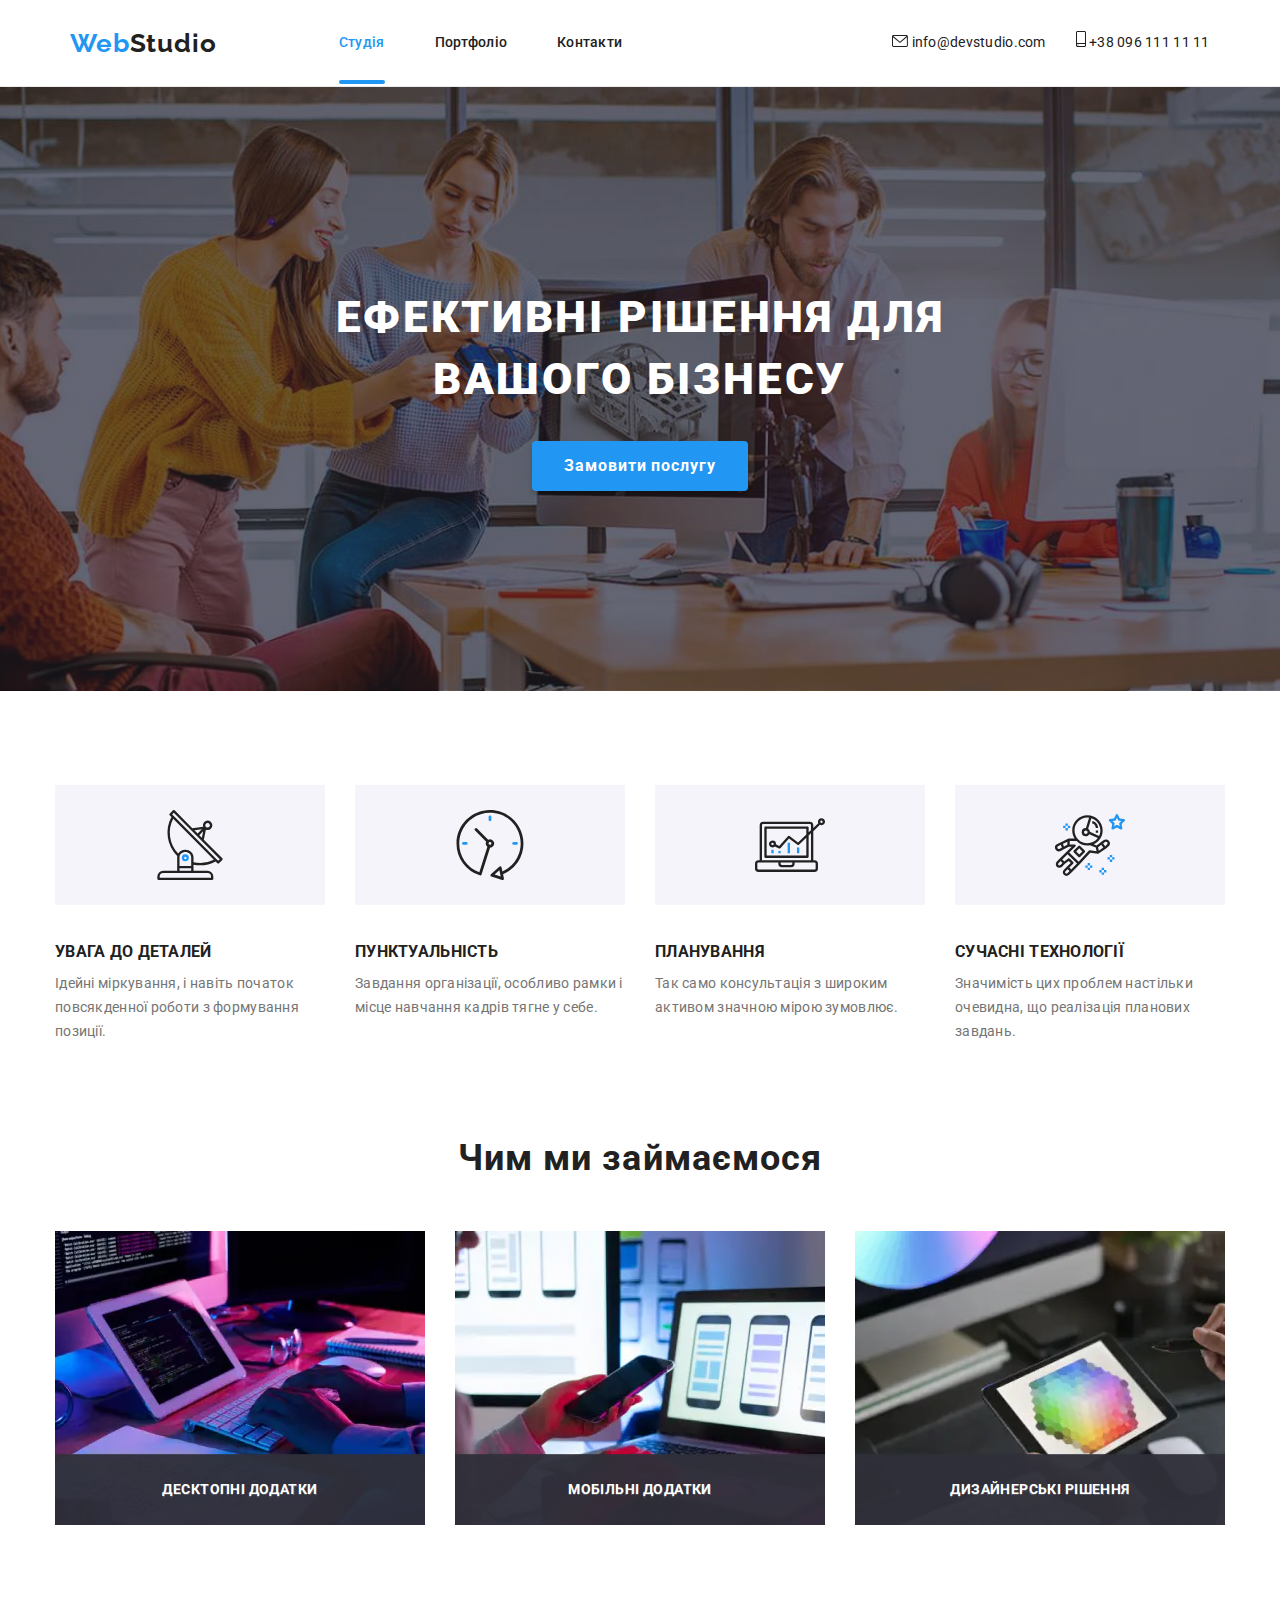
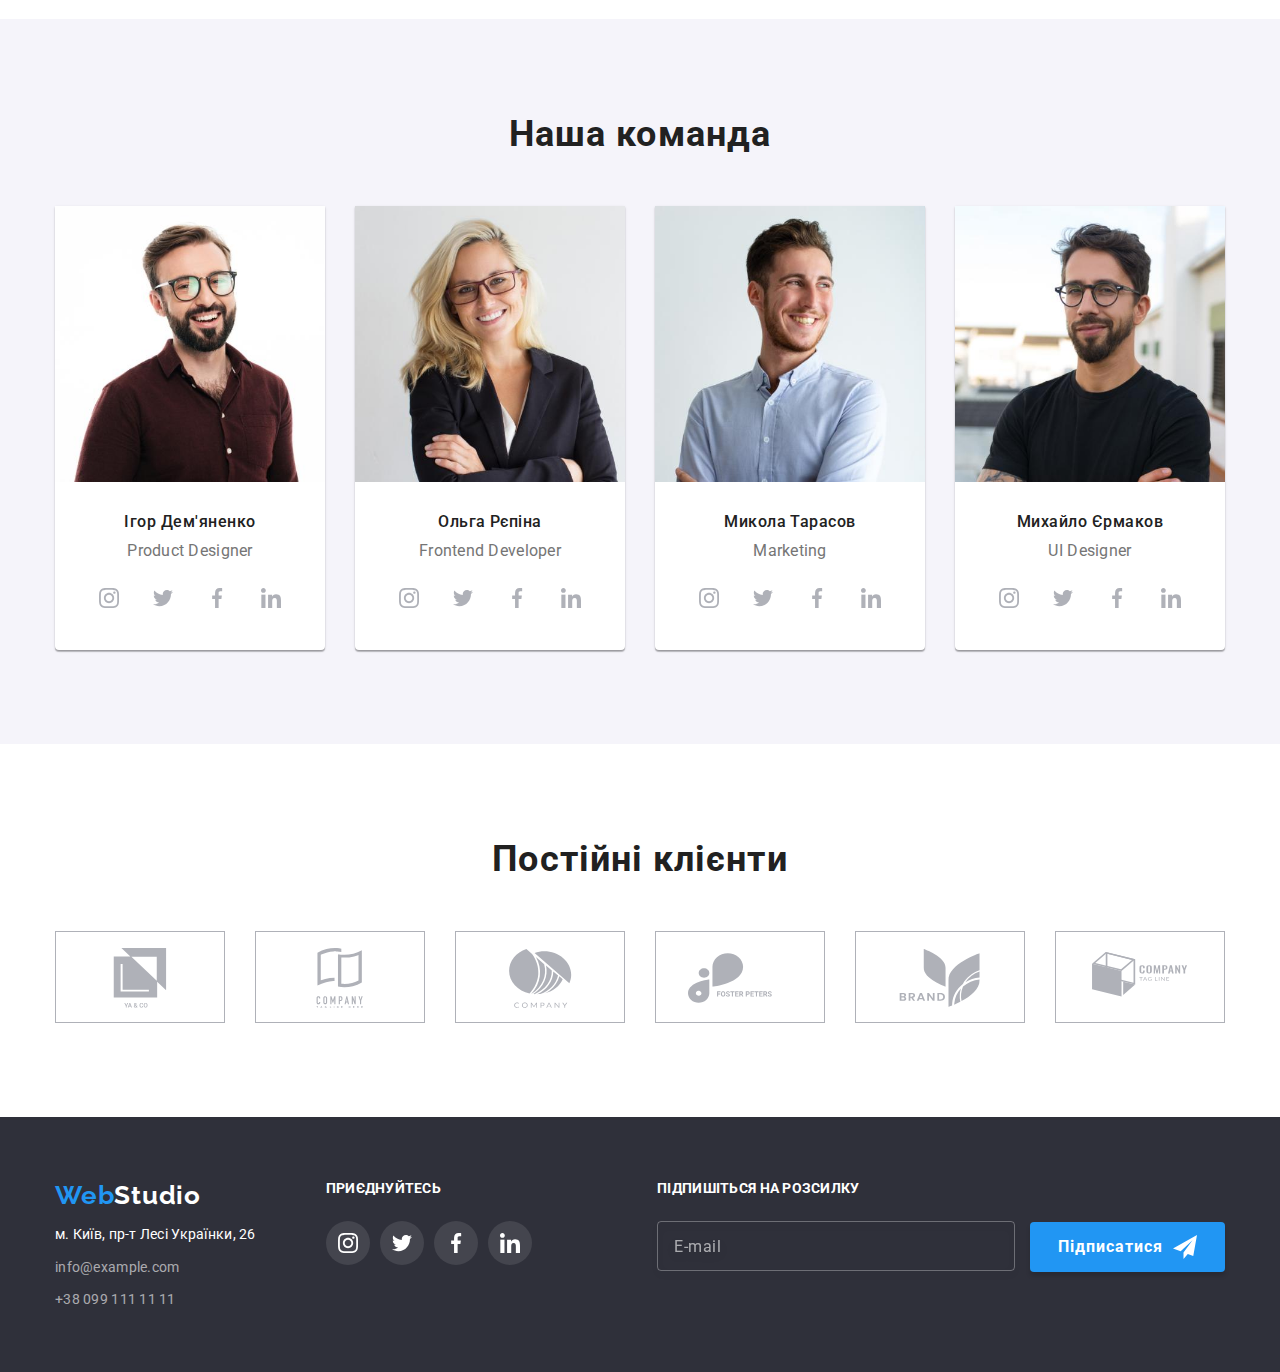
<file: index.html>
<!DOCTYPE html>
<html lang="uk">
  <head>
    <meta charset="UTF-8" />
    <meta http-equiv="X-UA-Compatible" content="IE=edge" />
    <meta name="viewport" content="width=device-width, initial-scale=1.0" />
    <title lang="en">WebStudio</title>
    <link rel="preconnect" href="https://fonts.googleapis.com" />
    <link rel="preconnect" href="https://fonts.gstatic.com" crossorigin />
    <link
      href="https://fonts.googleapis.com/css2?family=Raleway:wght@700&family=Roboto:wght@400;500;700;900&display=swap"
      rel="stylesheet"
    />
    <link rel="stylesheet" href="./css/main.min.css" />
  </head>
  <body>
    <!-- header -->
    <header class="header">
      <div class="container container--flex">
        <a href="./index.html" lang="en" class="logo"> <span class="logo--blue">Web</span>Studio</a>
        
        <div class="mobile-dropdown js-menu-container" id="mobile-dropdown">
          <nav class="header__nav">
            <ul class="pages">
              <li class="pages__list">
                <a href="index.html" class="header__link current">Студія</a>
              </li>
              <li class="pages__list">
                <a href="./portfolio.html" class="header__link">Портфоліо</a>
              </li>
              <li class="pages__list">
                <a href="" class="header__link">Контакти</a>
              </li>
            </ul>
          </nav>
          <ul class="contacts">
            <li class="contacts__list">
              <a href="mailto:info@devstudio.com" class="header__link--contacts">
                <svg class="contacts__icon--mail">
                  <use href="./images/SVGs/icons.svg#icon-mail"></use>
                </svg>
                info@devstudio.com</a
              >
            </li>
            <li class="contacts__list">
              <a href="tel:+380961111111" class="header__link--contacts">
                <svg class="contacts__icon--phone">
                  <use href="./images/SVGs/icons.svg#icon-phone"></use>
                </svg>
                +38 096 111 11 11</a
              >
            </li>
          </ul>
          <ul class="basic-socials">
            <li class="basic-socials__item"><a href="#" class="basic-socials__link" rel="noopener noreferrer">Instagram</a></li>
            <li class="basic-socials__item"><a href="#" class="basic-socials__link" rel="noopener noreferrer">Twitter</a></li>
            <li class="basic-socials__item"><a href="#" class="basic-socials__link" rel="noopener noreferrer">Facebook</a></li>
            <li class="basic-socials__item"><a href="#" class="basic-socials__link" rel="noopener noreferrer">LinkedIn</a></li>
          </ul>
        </div>
        <button type="button" class="button--dropdown-menu js-open-menu" aria-label="Перемикач мобільного меню" aria-expanded="false" aria-controls="mobile-dropdown">
          <svg width="40px" height="40px">
            <use class="icon-menu" href="./images/SVGs/icons.svg#icon-menu"></use>
            <use class="icon-close" href="./images/SVGs/icons.svg#icon-close"></use>
          </svg>
        </button>
      </div>
    </header>
    <main>
      <!--Hero-->
      <section class="hero">
        <div class="container">
          <h1 class="hero__title">Ефективні рішення для вашого бізнесу</h1>
          <button data-modal-open type="button" class="button">Замовити послугу</button>
        </div>
      </section>
      <!--Features -->
      <section class="section">
        <div class="container">
          <h2 class="visually-hidden">Особливості</h2>
          <ul class="features-list">
            <li class="features-items--antenna">
              <h3 class="features-title">Увага до деталей</h3>
              <p class="features-text">
                Ідейні міркування, і навіть початок повсякденної роботи з формування позиції.
              </p>
            </li>
            <li class="features-items--clock">
              <h3 class="features-title">Пунктуальність</h3>
              <p class="features-text">
                Завдання організації, особливо рамки і місце навчання кадрів тягне у себе.
              </p>
            </li>
            <li class="features-items--planning">
              <h3 class="features-title">Планування</h3>
              <p class="features-text">
                Так само консультація з широким активом значною мірою зумовлює.
              </p>
            </li>
            <li class="features-items--astronaut">
              <h3 class="features-title">Сучасні технології</h3>
              <p class="features-text">
                Значимість цих проблем настільки очевидна, що реалізація планових завдань.
              </p>
            </li>
          </ul>
        </div>
      </section>
      <!-- What we do-->
      <section class="section section--no-padding desktop-only">
        <div class="container">
          <h2 class="section-title">Чим ми займаємося</h2>
          <ul class="we-do-images">
            <li class="we-do-item">
              <picture>
                <source srcset="./images/Main/We_do/desktop.webp 1x, ./images/Main/We_do/desktop@2x.webp 2x" type="image/webp" />
                <source srcset="./images/Main/We_do/desktop.jpg 1x, ./images/Main/We_do/desktop@2x.jpg 2x" type="image/jpeg" />
                <img src="./images/Main/We_do/desktop.jpg" alt="друкує на клавіатурі" width="370" />
              </picture>
              <p class="we-do-text">Десктопні додатки</p>
            </li>
            <li class="we-do-item">
              <picture>
                <source srcset="./images/Main/We_do/mobile.webp 1x, ./images/Main/We_do/mobile@2x.webp 2x" type="image/webp" />
                <source srcset="./images/Main/We_do/mobile.jpg 1x, ./images/Main/We_do/mobile@2x.jpg 2x" type="image/jpeg" />
                <img src="./images/Main/We_do/mobile.jpg" alt="смартфон і ноутбук" width="370" />
              </picture>
              <p class="we-do-text">Мобільні додатки</p>
            </li>
            <li class="we-do-item">
            <picture>
              <source srcset="./images/Main/We_do/tablet.webp 1x, ./images/Main/We_do/tablet@2x.webp 2x" type="image/webp" />
              <source srcset="./images/Main/We_do/tablet.jpg 1x, ./images/Main/We_do/tablet@2x.jpg 2x" type="image/jpeg" />
              <img src="./images/Main/We_do/tablet.jpg" alt="планшет" width="370" />
            </picture>
              <p class="we-do-text">Дизайнерські рішення</p>
            </li>
          </ul>
        </div>
      </section>
      <!-- Our team-->
      <section class="section section--grey-background">
        <div class="container">
          <h2 class="section-title">Наша команда</h2>
          <ul class="team-list">
            <li class="team-member">
              <img srcset="./images/Main/Our.team/Igor.jpg 1x, ./images/Main/Our.team/Igor@2x.jpg 2x" src="./images/Main/Our.team/Igor.jpg" alt="Ігор" />
              <div class="team__wrap">
                <h3 class="team-title">Ігор Дем'яненко</h3>
                <p lang="en" class="team-description">Product Designer</p>
                <ul class="socials-collection">
                  <li class="socials-collection__item">
                    <a href="" class="socials-collection__link">
                      <svg class="socials-collection__icon">
                        <use href="./images/SVGs/icons.svg#icon-instagram"></use>
                      </svg>
                    </a>
                  </li>
                  <li class="socials-collection__item">
                    <a href="" class="socials-collection__link">
                      <svg class="socials-collection__icon">
                        <use href="./images/SVGs/icons.svg#icon-twitter"></use>
                      </svg>
                    </a>
                  </li>
                  <li class="socials-collection__item">
                    <a href="" class="socials-collection__link">
                      <svg class="socials-collection__icon">
                        <use href="./images/SVGs/icons.svg#icon-facebook"></use>
                      </svg>
                    </a>
                  </li>
                  <li class="socials-collection__item">
                    <a href="" class="socials-collection__link">
                      <svg class="socials-collection__icon">
                        <use href="./images/SVGs/icons.svg#icon-linkedin"></use>
                      </svg>
                    </a>
                  </li>
                </ul>
              </div>
            </li>
            <li class="team-member">
              <img srcset="./images/Main/Our.team/Olga.jpg 1x, ./images/Main/Our.team/Olga@2x.jpg 2x"src="./images/Main/Our.team/Olga.jpg" alt="Ольга" />
              <div class="team__wrap">
                <h3 class="team-title">Ольга Рєпіна</h3>
                <p lang="en" class="team-description">Frontend Developer</p>
                <ul class="socials-collection">
                  <li class="socials-collection__item">
                    <a href="" class="socials-collection__link">
                      <svg class="socials-collection__icon">
                        <use href="./images/SVGs/icons.svg#icon-instagram"></use>
                      </svg>
                    </a>
                  </li>
                  <li class="socials-collection__item">
                    <a href="" class="socials-collection__link">
                      <svg class="socials-collection__icon">
                        <use href="./images/SVGs/icons.svg#icon-twitter"></use>
                      </svg>
                    </a>
                  </li>
                  <li class="socials-collection__item">
                    <a href="" class="socials-collection__link">
                      <svg class="socials-collection__icon">
                        <use href="./images/SVGs/icons.svg#icon-facebook"></use>
                      </svg>
                    </a>
                  </li>
                  <li class="socials-collection__item">
                    <a href="" class="socials-collection__link">
                      <svg class="socials-collection__icon">
                        <use href="./images/SVGs/icons.svg#icon-linkedin"></use>
                      </svg>
                    </a>
                  </li>
                </ul>
              </div>
            </li>
            <li class="team-member">
              <img srcset="./images/Main/Our.team/Mykola.jpg 1x, ./images/Main/Our.team/Mykola@2x.jpg 2x" src="./images/Main/Our.team/Mykola.jpg" alt="Микола" />
              <div class="team__wrap">
                <h3 class="team-title">Микола Тарасов</h3>
                <p lang="en" class="team-description">Marketing</p>
                <ul class="socials-collection">
                  <li class="socials-collection__item">
                    <a href="" class="socials-collection__link">
                      <svg class="socials-collection__icon">
                        <use href="./images/SVGs/icons.svg#icon-instagram"></use>
                      </svg>
                    </a>
                  </li>
                  <li class="socials-collection__item">
                    <a href="" class="socials-collection__link">
                      <svg class="socials-collection__icon">
                        <use href="./images/SVGs/icons.svg#icon-twitter"></use>
                      </svg>
                    </a>
                  </li>
                  <li class="socials-collection__item">
                    <a href="" class="socials-collection__link">
                      <svg class="socials-collection__icon">
                        <use href="./images/SVGs/icons.svg#icon-facebook"></use>
                      </svg>
                    </a>
                  </li>
                  <li class="socials-collection__item">
                    <a href="" class="socials-collection__link">
                      <svg class="socials-collection__icon">
                        <use href="./images/SVGs/icons.svg#icon-linkedin"></use>
                      </svg>
                    </a>
                  </li>
                </ul>
              </div>
            </li>
            <li class="team-member">
              <img srcset="./images/Main/Our.team/Mykhailo.jpg 1x, ./images/Main/Our.team/Mykhailo@2x.jpg 2x" src="./images/Main/Our.team/Mykhailo.jpg" alt="Михайло" />
              <div class="team__wrap">
                <h3 class="team-title">Михайло Єрмаков</h3>
                <p lang="en" class="team-description">UI Designer</p>
                <ul class="socials-collection">
                  <li class="socials-collection__item">
                    <a href="" class="socials-collection__link">
                      <svg class="socials-collection__icon">
                        <use href="./images/SVGs/icons.svg#icon-instagram"></use>
                      </svg>
                    </a>
                  </li>
                  <li class="socials-collection__item">
                    <a href="" class="socials-collection__link">
                      <svg class="socials-collection__icon">
                        <use href="./images/SVGs/icons.svg#icon-twitter"></use>
                      </svg>
                    </a>
                  </li>
                  <li class="socials-collection__item">
                    <a href="" class="socials-collection__link">
                      <svg class="socials-collection__icon">
                        <use href="./images/SVGs/icons.svg#icon-facebook"></use>
                      </svg>
                    </a>
                  </li>
                  <li class="socials-collection__item">
                    <a href="" class="socials-collection__link">
                      <svg class="socials-collection__icon">
                        <use href="./images/SVGs/icons.svg#icon-linkedin"></use>
                      </svg>
                    </a>
                  </li>
                </ul>
              </div>
            </li>
          </ul>
        </div>
      </section>
      <!-- Clients -->
      <section class="section">
        <div class="container">
          <h2 class="section-title">Постійні клієнти</h2>
          <ul class="clients-list">
            <li class="clients-item">
              <a href="" class="clients-link">
                <svg class="client-icon">
                  <use href="./images/SVGs/icons.svg#icon-Company_1"></use></svg> 
              </a>
            </li>
            <li class="clients-item">
              <a href="" class="clients-link"
                ><svg class="client-icon">
                  <use href="./images/SVGs/icons.svg#icon-Company_2"></use></svg>
              </a>
            </li>
            <li class="clients-item">
              <a href="" class="clients-link"
                ><svg class="client-icon">
                  <use href="./images/SVGs/icons.svg#icon-Company_3"></use></svg>
              </a>
            </li>
            <li class="clients-item">
              <a href="" class="clients-link"
                ><svg class="client-icon">
                  <use href="./images/SVGs/icons.svg#icon-Company_4"></use></svg>
              </a>
            </li>
            <li class="clients-item">
              <a href="" class="clients-link"
                ><svg class="client-icon">
                  <use href="./images/SVGs/icons.svg#icon-Company_5"></use></svg>
              </a>
            </li>
            <li class="clients-item">
              <a href="" class="clients-link"
                ><svg class="client-icon">
                  <use href="./images/SVGs/icons.svg#icon-Company_6"></use></svg>
              </a>
            </li>
          </ul>
        </div>
      </section>
    </main>
    <!-- Footer -->
    <footer class="footer">
      <div class="container container--footer">
        <div class="footer__contacts">
          <a href="./index.html" lang="en" class="logo footer__link">
            <span class="logo--blue">Web</span>Studio</a
          >
          <address>
            <ul class="footer__list">
              <li class="footer__item">
                <a href="https://goo.gl/maps/aZ6BwW6bXq4KwpSX9" class="footer__link"
                  >м. Київ, пр-т Лесі Українки, 26</a
                >
              </li>
              <li class="footer__item">
                <a href="mailto:info@example.com" class="footer--rgba">info@example.com</a>
              </li>
              <li class="footer__item">
                <a href="tel:+380991111111" class="footer--rgba">+38 099 111 11 11</a>
              </li>
            </ul>
          </address>
        </div>
        <div class="footer__socials">
          <p class="footer__text">Приєднуйтесь</p>
          <ul class="socials-collection">
            <li class="socials-collection__item">
              <a href="" class="socials-collection__link">
                <svg class="socials-collection__icon">
                  <use href="./images/SVGs/icons.svg#icon-instagram"></use>
                </svg>
              </a>
            </li>
            <li class="socials-collection__item">
              <a href="" class="socials-collection__link">
                <svg class="socials-collection__icon">
                  <use href="./images/SVGs/icons.svg#icon-twitter"></use>
                </svg>
              </a>
            </li>
            <li class="socials-collection__item">
              <a href="" class="socials-collection__link">
                <svg class="socials-collection__icon">
                  <use href="./images/SVGs/icons.svg#icon-facebook"></use>
                </svg>
              </a>
            </li>
            <li class="socials-collection__item">
              <a href="" class="socials-collection__link">
                <svg class="socials-collection__icon">
                  <use href="./images/SVGs/icons.svg#icon-linkedin"></use>
                </svg>
              </a>
            </li>
          </ul>
        </div>
        <div class="subscribe">
          <p class="footer__text">Підпишіться на розсилку</p>
          <input type="email" name="footer-input" placeholder="E-mail" class="subscribe__input" />
          <button type="button" class="button--subscribe">
            Підписатися
            <svg class="subscribe__icon">
              <use href="./images/SVGs/icons.svg#icon-telegram-footer"></use>
            </svg>
          </button>
        </div>
      </div>
    </footer>

    <!-- Modal -->
    <div data-modal class="backdrop is-hidden">
      <div class="modal">
        <button type="button" class="modal-button" data-modal-close>
          <svg class="modal-close">
            <use href="./images/SVGs/icons.svg#icon-close-modal"></use>
          </svg>
        </button>
        <p class="modal-title">Залиште свої дані, ми вам передзвонимо</p>
        <form>
          <ul>
            <li class="modal-list-item">
              <label for="modal-name" class="modal-label">Ім'я</label>
              <svg class="modal-icon">
                <use href="./images/SVGs/icons.svg#icon-person-form"></use>
              </svg>
              <input
                type="text"
                name="modal-name"
                class="modal-input"
                id="modal-name"
                autocomplete="on"
                required
                autofocus
              />
            </li>
            <li class="modal-list-item">
              <label for="modal-phone" class="modal-label">Телефон</label>

              <svg class="modal-icon">
                <use href="./images/SVGs/icons.svg#icon-phone-form"></use>
              </svg>
              <input
                type="text"
                name="modal-phone"
                class="modal-input"
                id="modal-phone"
                autocomplete="on"
                required
                maxlength="12"
                pattern="[0-9]{12}"
                title="380xxxxxxxxx"
              />
            </li>
            <li class="modal-list-item">
              <label for="modal-mail" class="modal-label">Пошта</label>

              <svg class="modal-icon">
                <use href="./images/SVGs/icons.svg#icon-email-form"></use></svg><input
                type="text"
                name="modal-mail"
                class="modal-input"
                id="modal-mail"
                autocomplete="on"
                required
              />
            </li>
          </ul>

          <label for="modal-text-area" class="modal-label">Коментар</label>
          <textarea
            name="modal-text-area"
            id="modal-text-area"
            class="modal-text-area"
            placeholder="Введіть текст"
            autocomplete="off"
          ></textarea>

          <label for="agreement" class="modal-agreement"
            ><input
              type="checkbox"
              name="agreement"
              id="agreement"
              class="modal-checkbox visually-hidden"
              required
            />
            <svg class="check-mark">
              <use href="./images/SVGs/icons.svg#icon-checkmark"></use>
            </svg>Погоджуюся з розсилкою та приймаю &nbsp;<a href="#" class="license-link"
              >Умови договору</a> </label>
          <button class="button button--center">Відправити</button>
        </form>
      </div>
    </div>

    <script src="./js/modal.js"></script>
    <script src="./js/mobile-menu.js"></script>
  </body>
</html>
</file>
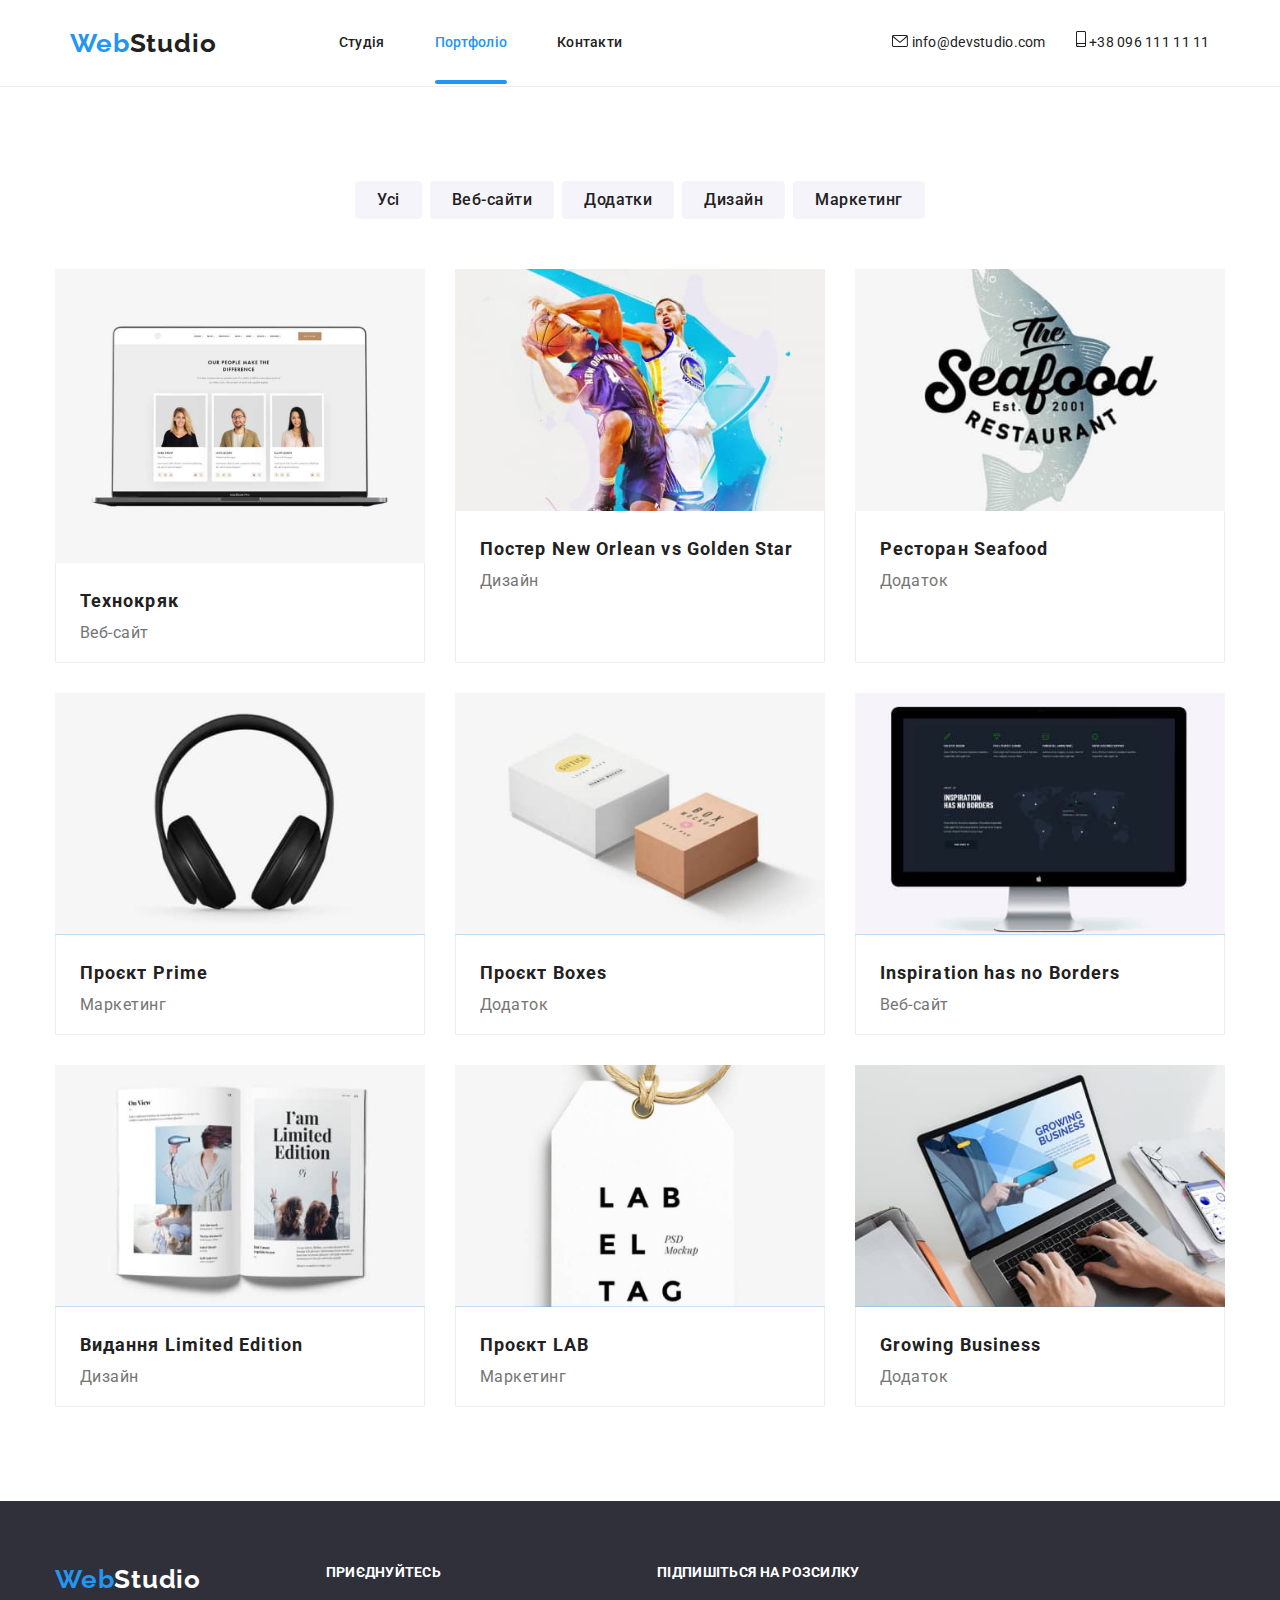
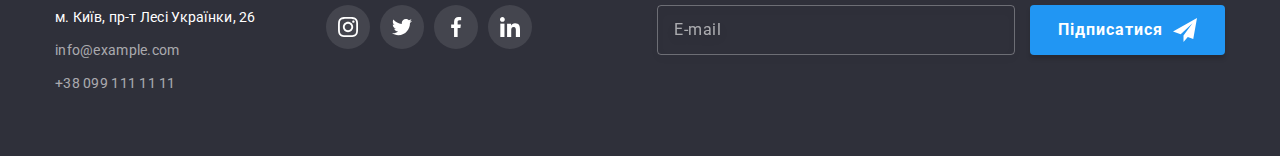
<file: portfolio.html>
<!DOCTYPE html>
<html lang="uk">
  <head>
    <meta charset="UTF-8" />
    <meta http-equiv="X-UA-Compatible" content="IE=edge" />
    <meta name="viewport" content="width=device-width, initial-scale=1.0" />
    <title>Портфоліо</title>
    <link rel="preconnect" href="https://fonts.googleapis.com" />
    <link rel="preconnect" href="https://fonts.gstatic.com" crossorigin />
    <link
      href="https://fonts.googleapis.com/css2?family=Raleway:wght@700&family=Roboto:wght@400;500;700;900&display=swap"
      rel="stylesheet"
    />
    <link rel="stylesheet" href="./css/portfolio.min.css">
  </head>
  <body>
    <!-- header -->
    <header class="header">
      <div class="container container--flex">
        <a href="./index.html" lang="en" class="logo"> <span class="logo--blue">Web</span>Studio</a>
        
        <div class="mobile-dropdown js-menu-container" id="mobile-dropdown">
          <nav class="header__nav">
            <ul class="pages">
              <li class="pages__list">
                <a href="index.html" class="header__link ">Студія</a>
              </li>
              <li class="pages__list">
                <a href="./portfolio.html" class="header__link current">Портфоліо</a>
              </li>
              <li class="pages__list">
                <a href="" class="header__link">Контакти</a>
              </li>
            </ul>
          </nav>
          <ul class="contacts">
            <li class="contacts__list">
              <a href="mailto:info@devstudio.com" class="header__link--contacts">
                <svg class="contacts__icon--mail">
                  <use href="./images/SVGs/icons.svg#icon-mail"></use>
                </svg>
                info@devstudio.com</a
              >
            </li>
            <li class="contacts__list">
              <a href="tel:+380961111111" class="header__link--contacts">
                <svg class="contacts__icon--phone">
                  <use href="./images/SVGs/icons.svg#icon-phone"></use>
                </svg>
                +38 096 111 11 11</a
              >
            </li>
          </ul>
          <ul class="basic-socials">
            <li class="basic-socials__item"><a href="#" class="basic-socials__link" rel="noopener noreferrer">Instagram</a></li>
            <li class="basic-socials__item"><a href="#" class="basic-socials__link" rel="noopener noreferrer">Twitter</a></li>
            <li class="basic-socials__item"><a href="#" class="basic-socials__link" rel="noopener noreferrer">Facebook</a></li>
            <li class="basic-socials__item"><a href="#" class="basic-socials__link" rel="noopener noreferrer">LinkedIn</a></li>
          </ul>
        </div>
        <button type="button" class="button--dropdown-menu js-open-menu" aria-label="Перемикач мобільного меню" aria-expanded="false" aria-controls="mobile-dropdown">
          <svg width="40px" height="40px">
            <use class="icon-menu" href="./images/SVGs/icons.svg#icon-menu"></use>
            <use class="icon-close" href="./images/SVGs/icons.svg#icon-close"></use>
          </svg>
        </button>
      </div>
    </header>
    <!-- main -->
    <main>
      <!-- Filter -->
      <section class="section">
        <div class="container">
        <h1 class="visually-hidden">Фільтр Портфоліо</h1>
        <ul class="portfolio">
          <li class="portfolio__list"><button type="button" class="button--portfolio">Усі</button></li>
          <li class="portfolio__list">
            <button type="button" class="button--portfolio">Веб-сайти</button>
          </li>
          <li class="portfolio__list">
            <button type="button" class="button--portfolio">Додатки</button>
          </li>
          <li class="portfolio__list">
            <button type="button" class="button--portfolio">Дизайн</button>
          </li>
          <li class="portfolio__list">
            <button type="button" class="button--portfolio">Маркетинг</button>
          </li>
        </ul>
        
          <!-- Examples  -->  
        <ul class="examples-list">
          <li class="examples-list__item">
            
            <a href="" class="examples-list__link"
              > 
              <div class="thumb"><img class="thumb__img"
                srcset="./images/Examples/Technocrack.jpg 1x, ./images/Examples/Techno-740@2x.jpg 2x"
                src="./images/Examples/Technocrack.jpg"
                alt="Ноутбук"
                width="370"
              />
              <p class="thumb__hover-text">Ресурс пропонує комплексні пропозиції з різним рівнем функціоналу та сервісів. Все це дозволить відвідувачу отримати вичерпні відомості про компанію чи приватну особу.</p>
              </div>
              <div class="thumb__wrap ">
                <h2 class="thumb__title">Технокряк</h2>
              <p class="thumb__description">Веб-сайт</p>
            </div>
            </a>
          
          </li>
          <li class="examples-list__item">
            <a href="" class="examples-list__link"
              ><div class="thumb"><img
                srcset="./images/Examples/Poster.jpg 1x, ./images/Examples/Poster-740@2x.jpg 2x"

                src="./images/Examples/Poster.jpg"
                alt="Постер"
                width="370"
              />
              <p class="thumb__hover-text">Ресурс пропонує комплексні пропозиції з різним рівнем функціоналу та сервісів. Все це дозволить відвідувачу отримати вичерпні відомості про компанію чи приватну особу.</p>
              </div>
              <div class="thumb__wrap"><h2 lang="en" class="thumb__title">
                Постер New Orlean vs Golden Star
              </h2>
              <p class="thumb__description">Дизайн</p></div></a
            >
          </li>
          <li class="examples-list__item">
            <a href="" class="examples-list__link"
              ><div class="thumb"><img
                srcset="./images/Examples/Seafood.jpg 1x, ./images/Examples/Seafood-740@2x.jpg 2x"

                src="./images/Examples/Seafood.jpg"
                alt="Логотип ресторанa"
                width="370"
              />
              <p class="thumb__hover-text">Ресурс пропонує комплексні пропозиції з різним рівнем функціоналу та сервісів. Все це дозволить відвідувачу отримати вичерпні відомості про компанію чи приватну особу.</p>
              </div><div class="thumb__wrap"><h2 class="thumb__title">Ресторан Seafood</h2>
              <p class="thumb__description">Додаток</p></div></a>
          </li>
          <li class="examples-list__item">
            <a href="" class="examples-list__link"
              ><div class="thumb"><img
                srcset="./images/Examples/Prime.jpg 1x, ./images/Examples/Prime-740@2x.jpg 2x"

                src="./images/Examples/Prime.jpg"
                alt="Наушники"
                width="370"
              />
              <p class="thumb__hover-text">Ресурс пропонує комплексні пропозиції з різним рівнем функціоналу та сервісів. Все це дозволить відвідувачу отримати вичерпні відомості про компанію чи приватну особу.</p>
              </div><div class="thumb__wrap"><h2 class="thumb__title">Проєкт Prime</h2>
              <p class="thumb__description">Маркетинг</p></div></a>
          </li>
          <li class="examples-list__item">
            <a href="" class="examples-list__link"
              ><div class="thumb"><img
                srcset="./images/Examples/Boxes.jpg 1x, ./images/Examples/Boxes-740@2x.jpg 2x"

                src="./images/Examples/Boxes.jpg"
                alt="Коробки"
                width="370"
              />
              <p class="thumb__hover-text">Ресурс пропонує комплексні пропозиції з різним рівнем функціоналу та сервісів. Все це дозволить відвідувачу отримати вичерпні відомості про компанію чи приватну особу.</p>
              </div><div class="thumb__wrap"><h2 class="thumb__title">Проєкт Boxes</h2>
              <p class="thumb__description">Додаток</p>
            </div></a>
          </li>
          <li class="examples-list__item">
            <a href="" class="examples-list__link"
              ><div class="thumb"><img
                srcset="./images/Examples/Inspiration.jpg 1x, ./images/Examples/Inspiration-740@2x.jpg 2x"

                src="./images/Examples/Inspiration.jpg"
                alt="Монитор"
                width="370"
              />
              <p class="thumb__hover-text">Ресурс пропонує комплексні пропозиції з різним рівнем функціоналу та сервісів. Все це дозволить відвідувачу отримати вичерпні відомості про компанію чи приватну особу.</p>
              </div><div class="thumb__wrap"><h2 lang="en" class="thumb__title">
                Inspiration has no Borders
              </h2>
              <p class="thumb__description">Веб-сайт</p></div></a>
          </li>
          <li class="examples-list__item">
            <a href="" class="examples-list__link"
              ><div class="thumb"><img
                srcset="./images/Examples/Limited.jpg 1x, ./images/Examples/Limited-740@2x.jpg 2x"

                src="./images/Examples/Limited.jpg"
                alt="Журнал"
                width="370"
              />
              <p class="thumb__hover-text">Ресурс пропонує комплексні пропозиції з різним рівнем функціоналу та сервісів. Все це дозволить відвідувачу отримати вичерпні відомості про компанію чи приватну особу.</p>
              </div><div class="thumb__wrap"><h2 class="thumb__title">Видання Limited Edition</h2>
              <p class="thumb__description">Дизайн</p>
            </div></a>
          </li>
          <li class="examples-list__item">
            <a href="" class="examples-list__link"
              ><div class="thumb"><img 
                srcset="./images/Examples/Lab.jpg 1x, ./images/Examples/Lab-740@2x.jpg 2x"
                src="./images/Examples/Lab.jpg" alt="Лейбл" width="370" />
              <p class="thumb__hover-text">Ресурс пропонує комплексні пропозиції з різним рівнем функціоналу та сервісів. Все це дозволить відвідувачу отримати вичерпні відомості про компанію чи приватну особу.</p>
              </div><div class="thumb__wrap"><h2 class="thumb__title">Проєкт LAB</h2>
              <p class="thumb__description">Маркетинг</p></div></a>
          </li>
          <li class="examples-list__item">
            <a href="" class="examples-list__link"
              ><div class="thumb"><img
                srcset="./images/Examples/Business.jpg 1x, ./images/Examples/Business-740@2x.jpg 2x"

                src="./images/Examples/Business.jpg"
                alt="Работает за ноутбуком"
                width="370"
              />
              <p class="thumb__hover-text">Ресурс пропонує комплексні пропозиції з різним рівнем функціоналу та сервісів. Все це дозволить відвідувачу отримати вичерпні відомості про компанію чи приватну особу.</p>
              </div><div class="thumb__wrap"><h2 lang="en" class="thumb__title">Growing Business</h2>
              <p class="thumb__description">Додаток</p>
            </div></a>
          </li>
        </ul>
        </div>
      </section>
    </main>
    <!-- footer -->
    <footer class="footer">
      <div class="container container--flex">
        <div class="footer__contacts">
      <a href="./index.html" lang="en" class="logo footer__link">
        <span class="logo--blue">Web</span>Studio</a>
      <address>
        <ul class="footer__list">
          <li class="footer__item">
            <a href="https://goo.gl/maps/aZ6BwW6bXq4KwpSX9" class="footer__link">м. Київ, пр-т Лесі Українки, 26</a>
          </li>
          <li class="footer__item">
            <a href="mailto:info@example.com" class="footer--rgba"
              >info@example.com</a
            >
          </li>
          <li class="footer__item">
            <a href="tel:+380991111111" class="footer--rgba"
              >+38 099 111 11 11</a
            >
          </li>
        </ul>
      </address>
      </div>
      <div class="footer__socials">
      <p class="footer__text">Приєднуйтесь</p>
      <ul class="socials-collection">
            <li class="socials-collection__item">
              <a href="" class="socials-collection__link">
                <svg class="socials-collection__icon">
                  <use href="./images/SVGs/icons.svg#icon-instagram"></use>
                </svg>
              </a>
            </li>
            <li class="socials-collection__item">
              <a href="" class="socials-collection__link">
                <svg class="socials-collection__icon">
                  <use href="./images/SVGs/icons.svg#icon-twitter"></use>
                </svg>
              </a>
            </li>
            <li class="socials-collection__item">
              <a href="" class="socials-collection__link">
                <svg class="socials-collection__icon">
                  <use href="./images/SVGs/icons.svg#icon-facebook"></use>
                </svg>
              </a>
            </li>
            <li class="socials-collection__item">
              <a href="" class="socials-collection__link">
                <svg class="socials-collection__icon">
                  <use href="./images/SVGs/icons.svg#icon-linkedin"></use>
                </svg>
              </a>
            </li>
          </ul>
          </div>
           <div class="subscribe">
        <p class="footer__text">Підпишіться на розсилку</p>
        <input type="email" name="footer-input" placeholder="E-mail" class="subscribe__input">
        <button type="button" class="button--subscribe">Підписатися
          <svg class="subscribe__icon">
          <use href="./images/SVGs/icons.svg#icon-telegram-footer"></use>
        </svg></button>
      </div>
      </div>

    </footer>

    <script src="./js/mobile-menu.js"></script>
  </body>
</html>
</file>
<file: css/main.min.css>
/*! modern-normalize v1.1.0 | MIT License | https://github.com/sindresorhus/modern-normalize */*,::before,::after{box-sizing:border-box}html{-moz-tab-size:4;tab-size:4}html{line-height:1.15;-webkit-text-size-adjust:100%}body{margin:0}body{font-family:system-ui,-apple-system,"Segoe UI",Roboto,Helvetica,Arial,sans-serif,"Apple Color Emoji","Segoe UI Emoji"}hr{height:0;color:inherit}abbr[title]{text-decoration:underline dotted}b,strong{font-weight:bolder}code,kbd,samp,pre{font-family:ui-monospace,SFMono-Regular,Consolas,"Liberation Mono",Menlo,monospace;font-size:1em}small{font-size:80%}sub,sup{font-size:75%;line-height:0;position:relative;vertical-align:baseline}sub{bottom:-0.25em}sup{top:-0.5em}table{text-indent:0;border-color:inherit}button,input,optgroup,select,textarea{font-family:inherit;font-size:100%;line-height:1.15;margin:0}button,select{text-transform:none}button,[type=button],[type=reset],[type=submit]{-webkit-appearance:button}::-moz-focus-inner{border-style:none;padding:0}:-moz-focusring{outline:1px dotted ButtonText}:-moz-ui-invalid{box-shadow:none}legend{padding:0}progress{vertical-align:baseline}::-webkit-inner-spin-button,::-webkit-outer-spin-button{height:auto}[type=search]{-webkit-appearance:textfield;outline-offset:-2px}::-webkit-search-decoration{-webkit-appearance:none}::-webkit-file-upload-button{-webkit-appearance:button;font:inherit}summary{display:list-item}body{color:var(--main-text-color);font-family:"Roboto",sans-serif;font-size:14px;line-height:1.7;letter-spacing:.02em}ul{list-style-type:none;padding:0;margin:0}h1,h2,h3,h4,p{margin:0}a{text-decoration:none;font-style:normal;cursor:pointer}img{display:block;max-width:100%;height:auto}button{cursor:pointer}:root{--h-text-color: #212121;--main-text-color: #757575;--footer-text-color: #ffffff;--accent-text-color: #2196f3;--accent-rgba-color: rgba(33, 150, 243, 0.9);--main-button-focus: #188CE8;--icons-color: #afb1b8;--transition: 250ms cubic-bezier(0.4, 0, 0.2, 1)}.visually-hidden{position:absolute;width:1px;height:1px;margin:-1px;border:0;padding:0;white-space:nowrap;clip-path:inset(100%);clip:rect(0 0 0 0);overflow:hidden}.contacts__icon--phone,.contacts__icon--mail{fill:currentColor;font-weight:500}.desktop-only{display:none}@media screen and (min-width: 1200px){.desktop-only{display:block}}.container{padding:0 15px;margin:0 auto}@media screen and (min-width: 480px){.container{width:480px}}@media screen and (min-width: 768px){.container{width:768px}}@media screen and (min-width: 1200px){.container{width:1200px}}.container--flex{display:flex;flex-wrap:wrap;align-items:center;justify-content:space-around}.container--footer{display:flex}@media screen and (max-width: 767px){.container--footer{flex-direction:column}}@media screen and (min-width: 768px){.container--footer{flex-wrap:wrap;align-items:center;justify-content:space-around}}.section{padding:60px 0}@media screen and (min-width: 1200px){.section{padding-top:94px;padding-bottom:94px}}.section--no-padding{padding-top:0}.section--grey-background{background:#f5f4fa}.backdrop{position:fixed;top:0;left:0;width:100%;height:100%;background-color:rgba(0,0,0,.2);transition:opacity 300ms ease-in-out,visibility var(--transition),transform 300ms linear;padding:93px 15px 0;overflow-y:scroll}.backdrop.is-hidden{opacity:0;pointer-events:none;visibility:hidden;transform:scale(0.9)}.modal{background-color:var(--footer-text-color);box-shadow:0px 1px 3px rgba(0,0,0,.12),0px 1px 1px rgba(0,0,0,.14),0px 2px 1px rgba(0,0,0,.2);border-radius:4px;max-width:450px;margin-left:auto;margin-right:auto;padding:40px;position:relative}@media screen and (min-width: 768px){.modal{position:absolute;top:50%;left:50%;transform:translate(-50%, -50%);width:450px}}@media screen and (min-width: 1200px){.modal{min-width:528px;min-height:581px}}.modal-button{position:absolute;top:8px;right:8px;background-color:var(--footer-text-color);border:1px solid rgba(0,0,0,.1);border-radius:50%;padding:10px}.modal-close{width:11px;height:11px;display:block}.modal-close:hover,.modal-close:focus{fill:var(--accent-text-color)}.modal-title{font-size:20px;font-weight:700;line-height:1.15;letter-spacing:.03em;color:var(--h-text-color);margin-bottom:12px;text-align:center}.modal-label{font-size:12px;line-height:1.17;letter-spacing:.01em;margin-bottom:4px;display:block}.modal-list-item{position:relative;margin-bottom:10px}.modal-icon{width:18px;height:18px;position:absolute;top:29px;left:12px;fill:var(--h-text-color)}.modal-list-item:hover .modal-icon,.modal-list-itemt:focus .modal-icon{fill:var(--accent-text-color)}.modal-input{width:100%;height:40px;border:1px solid rgba(33,33,33,.2);border-radius:4px;padding:11px 12px 11px 42px;transition:border-color var(--transition),var(--transition)}.modal-input:hover,.modal-input:focus{border-color:var(--accent-text-color);outline:var(--accent-text-color)}.modal-text-area{resize:none;width:100%;height:120px;border:1px solid rgba(33,33,33,.2);border-radius:4px;padding:12px 16px;margin-bottom:20px;transition:border-color var(--transition),outline var(--transition)}.modal-text-area:hover,.modal-text-area:focus{border-color:var(--accent-text-color);outline:var(--accent-text-color)}.modal-text-area::placeholder{font-size:12px;line-height:1.17;letter-spacing:.01em;color:rgba(117,117,117,.5)}.modal-agreement{font-size:12px;line-height:1.17;display:flex;align-items:center;margin-bottom:30px;justify-content:center}@media screen and (min-width: 1200px){.modal-agreement{font-size:14px}}.check-mark{width:15px;height:15px;fill:var(--footer-text-color);border:2px solid var(--h-text-color);border-radius:2px;margin-right:8px}.modal-checkbox:checked+.check-mark{border:2px solid var(--accent-text-color);background-color:var(--accent-text-color)}.modal-checkbox:focus+.check-mark{outline:2px solid var(--accent-text-color)}.license-link{font-size:12px;line-height:1.17;text-decoration:underline;text-underline-offset:3px;color:var(--accent-text-color)}@media screen and (min-width: 1200px){.license-link{font-size:14px}}.logo{font-family:"Raleway",sans-serif;font-weight:700;font-size:24px;line-height:1.17;color:var(--h-text-color);letter-spacing:.03em}.logo--blue{color:var(--accent-text-color)}@media screen and (min-width: 768px){.logo{margin-right:87px}}@media screen and (min-width: 1200px){.logo{font-size:26px;line-height:1.4;margin-right:92px}}.button{font-weight:700;font-size:16px;line-height:1.88;letter-spacing:.06em;color:var(--footer-text-color);background-color:var(--accent-text-color);border:none;padding:10px 24px;border-radius:4px;box-shadow:0px 4px 4px rgba(0,0,0,.15);transition:background-color var(--transition)}@media screen and (min-width: 1200px){.button{padding-right:32px;padding-left:32px}}.button--center{margin-left:auto;margin-right:auto;display:block}.button:hover,.button:focus{background-color:var(--main-button-focus)}.button--portfolio{font-weight:500;font-size:16px;letter-spacing:.03em;line-height:1.6;color:var(--h-text-color);background-color:#f5f4fa;border:none;padding:6px 22px;border-radius:4px;transition:color var(--transition),background-color var(--transition),box-shadow var(--transition)}.button--portfolio:hover,.button--portfolio:focus{background-color:var(--accent-text-color);color:var(--footer-text-color);box-shadow:0px 3px 1px rgba(0,0,0,.1),0px 1px 2px rgba(0,0,0,.08),0px 2px 2px rgba(0,0,0,.12)}.button--subscribe{font-size:16px;font-weight:700;letter-spacing:.06em;color:var(--footer-text-color);background-color:var(--accent-text-color);box-shadow:0px 4px 4px rgba(0,0,0,.15);border-radius:4px;border:none;display:inline-flex;align-items:center;padding:13px 28px;transition:background-color var(--transition),color var(--transition)}@media screen and (max-width: 1199px){.button--subscribe{padding:10px 28px 10px 31px}}.button--subscribe:hover,.button--subscribe:focus{background-color:var(--footer-text-color);color:var(--accent-text-color)}.button--dropdown-menu{background:rgba(0,0,0,0);margin:0;padding:0;border:none;margin-left:auto;z-index:2;line-height:0}.mobile-dropdown.is-open~.button--dropdown-menu{position:fixed;top:10px;right:15px}@media screen and (min-width: 768px){.button--dropdown-menu{display:none}}.button--dropdown-menu:hover,.button--dropdown-menu:focus{fill:var(--accent-text-color)}.icon-close{display:none}.mobile-dropdown.is-open~.button--dropdown-menu .icon-close{display:block}.mobile-dropdown.is-open~.button--dropdown-menu .icon-menu{display:none}.section-title{font-weight:700;font-size:36px;line-height:1.2;color:var(--h-text-color);text-align:center;letter-spacing:.03em;margin-bottom:30px}@media screen and (min-width: 1200px){.section-title{margin-bottom:50px}}.socials-collection{display:flex;gap:10px;justify-content:center}.socials-collection__icon{fill:currentColor;height:20px;width:20px}.socials-collection__link{background-color:rgba(0,0,0,0);color:var(--icons-color);border-radius:50%;padding:12px;display:flex;align-items:center;transition:color var(--transition),background-color var(--transition)}.socials-collection__link:hover,.socials-collection__link:focus{color:var(--footer-text-color);background-color:var(--accent-text-color)}@media screen and (max-width: 1199px){.subscribe{display:flex;flex-direction:column;align-items:center;margin-left:auto;margin-right:auto;width:100%}}@media screen and (min-width: 1200px){.subscribe{align-self:start;margin-left:auto}}.subscribe__input{height:50px;width:100%;max-width:450px;border:1px solid rgba(255,255,255,.3);background-color:rgba(0,0,0,0);filter:drop-shadow(0px 4px 4px rgba(0, 0, 0, 0.15));border-radius:4px;padding:15px 16px;font-size:16px;line-height:1.25;letter-spacing:.03em;color:var(--footer-text-color);transition:border-color var(--transition)}@media screen and (max-width: 1199px){.subscribe__input{margin-bottom:20px}}@media screen and (min-width: 1200px){.subscribe__input{width:358px;margin-right:12px}}.subscribe__input::placeholder{font-size:16px;line-height:1.25;letter-spacing:.03em;color:rgba(255,255,255,.6)}.subscribe__input:hover,.subscribe__input:focus{border-color:var(--accent-text-color)}.subscribe__icon{width:24px;height:24px;margin-left:10px;fill:currentColor}@media screen and (max-width: 767px){.mobile-dropdown{display:none}.mobile-dropdown.is-open{position:fixed;top:0;left:0;z-index:1;display:flex;flex-direction:column;width:100%;height:100vh;padding:58px 40px 48px;background-color:#fff}}@media screen and (min-width: 768px){.mobile-dropdown{display:flex;align-items:center}}.basic-socials{display:flex}@media screen and (min-width: 768px){.basic-socials{display:none}}.basic-socials__item{position:relative}.basic-socials__item:not(:first-child){margin-left:20px}.basic-socials__item:not(:first-child)::after{content:"";position:absolute;left:-10px;width:2px;height:22px;background-color:rgba(33,33,33,.2);display:inline-block}.basic-socials__link{color:var(--accent-text-color);font-weight:500;font-size:18px;line-height:1.22;letter-spacing:.02em}.header{color:var(--h-text-color);padding-top:16px;padding-bottom:16px;border-bottom:1px solid #ececec}@media screen and (min-width: 768px){.header{padding:10px 0}}@media screen and (min-width: 1200px){.header{padding:25px}}.header__nav{flex:1 1 auto}@media screen and (min-width: 768px){.header__nav{margin-right:87px}}@media screen and (min-width: 1200px){.header__nav{margin-right:270px}}@media screen and (min-width: 768px){.pages{display:flex;align-items:center;gap:50px}}@media screen and (max-width: 767px){.pages__list:not(:last-child){margin-bottom:32px}}.header__link{font-size:40px;font-weight:500;letter-spacing:.02em;line-height:1.18;color:var(--h-text-color);transition:color var(--transition)}@media screen and (min-width: 768px){.header__link{position:relative;font-size:14px;line-height:1.14}}.header__link:hover,.header__link:focus{color:var(--accent-text-color)}.header__link--contacts{letter-spacing:.02em;color:inherit;transition:color var(--transition)}.header__link--contacts:hover,.header__link--contacts:focus{color:var(--accent-text-color)}@media screen and (min-width: 768px){.header__link--contacts{font-size:12px;line-height:1.17}}@media screen and (min-width: 1200px){.header__link--contacts{font-size:14px;line-height:1.14}}.current{color:var(--accent-text-color)}@media screen and (min-width: 768px){.current::after{content:"";width:100%;height:4px;background-color:var(--accent-text-color);position:absolute;bottom:-34px;left:0;border-radius:2px}}.contacts{display:flex}@media screen and (max-width: 767px){.contacts{margin-bottom:64px}}@media screen and (max-width: 1199px){.contacts{flex-direction:column}}@media screen and (min-width: 1200px){.contacts{align-items:center}}@media screen and (max-width: 767px){.contacts__list{letter-spacing:.02em}.contacts__list:nth-child(1){font-size:24px;line-height:1.17;color:var(--main-text-color);order:2}.contacts__list:nth-child(2){font-size:34px;line-height:1.18;margin-bottom:32px;color:var(--accent-text-color);order:1}}@media screen and (min-width: 768px)and (max-width: 1199px){.contacts__list:not(:last-child){margin-bottom:10px}}@media screen and (min-width: 1200px){.contacts__list:not(:last-child){margin-right:30px}}@media screen and (max-width: 767px){.contacts__icon--mail{display:none}}@media screen and (min-width: 768px){.contacts__icon--mail{width:14px;height:10px}}@media screen and (min-width: 1200px){.contacts__icon--mail{width:16px;height:12px}}@media screen and (max-width: 767px){.contacts__icon--phone{display:none}}@media screen and (min-width: 768px){.contacts__icon--phone{width:10px;height:14px}}@media screen and (min-width: 1200px){.contacts__icon--phone{width:10px;height:16px}}.hero{position:relative;text-align:center;background-color:#c4c4c4;padding:118px 0;background-image:linear-gradient(rgba(47, 48, 58, 0.4), rgba(47, 48, 58, 0.4)),url(../images/Main/Hero/Hero-480.jpg);max-width:1600px;margin:0 auto;background-repeat:no-repeat;background-size:cover;background-position:center}@media(min-device-pixel-ratio: 2),(-webkit-min-device-pixel-ratio: 2),(-o-min-device-pixel-ratio: 2/1),(min-resolution: 192dpi),(min-resolution: 2dppx){.hero{background-image:linear-gradient(rgba(47, 48, 58, 0.4), rgba(47, 48, 58, 0.4)),url(../images/Main/Hero/Hero-480@2x.jpg)}}@media screen and (min-width: 481px){.hero{background-image:linear-gradient(rgba(47, 48, 58, 0.4), rgba(47, 48, 58, 0.4)),url(../images/Main/Hero/Hero-768.jpg)}}@media screen and (min-width: 481px)and (min-device-pixel-ratio: 2),screen and (min-width: 481px)and (-webkit-min-device-pixel-ratio: 2),screen and (min-width: 481px)and (-o-min-device-pixel-ratio: 2/1),screen and (min-width: 481px)and (min-resolution: 192dpi),screen and (min-width: 481px)and (min-resolution: 2dppx){.hero{background-image:linear-gradient(rgba(47, 48, 58, 0.4), rgba(47, 48, 58, 0.4)),url(../images/Main/Hero/Hero-768@2x.jpg)}}@media screen and (min-width: 769px){.hero{background-image:linear-gradient(rgba(47, 48, 58, 0.4), rgba(47, 48, 58, 0.4)),url(../images/Main/Hero/Hero-1600.jpg)}}@media screen and (min-width: 769px)and (min-device-pixel-ratio: 2),screen and (min-width: 769px)and (-webkit-min-device-pixel-ratio: 2),screen and (min-width: 769px)and (-o-min-device-pixel-ratio: 2/1),screen and (min-width: 769px)and (min-resolution: 192dpi),screen and (min-width: 769px)and (min-resolution: 2dppx){.hero{background-image:linear-gradient(rgba(47, 48, 58, 0.4), rgba(47, 48, 58, 0.4)),url(../images/Main/Hero/Hero-1600@2x.jpg)}}@media screen and (min-width: 1201px){.hero{padding:200px 0}}.hero__title{font-weight:900;font-size:26px;line-height:1.6;text-align:center;text-transform:uppercase;color:var(--footer-text-color);margin:0 auto 30px;letter-spacing:.06em}@media screen and (min-width: 768px){.hero__title{width:360px}}@media screen and (min-width: 1200px){.hero__title{font-size:44px;line-height:1.4;width:660px}}@media screen and (min-width: 768px){.features-list{display:flex;flex-wrap:wrap;justify-content:center;gap:30px}}@media screen and (max-width: 767px){.features-items--antenna{max-width:450px;margin:0 auto}.features-items--antenna:not(:last-child){margin-bottom:30px}}.features-items--antenna::before{content:"";display:inline-block;width:100%;height:120px;background-color:#f5f4fa;background-repeat:no-repeat;background-position:center;margin-bottom:30px;background-image:url(../images/SVGs/Advantages/antenna.svg)}@media screen and (min-width: 768px){.features-items--antenna{width:calc(50% - 15px)}}@media screen and (min-width: 1200px){.features-items--antenna{width:270px}}@media screen and (max-width: 767px){.features-items--clock{max-width:450px;margin:0 auto}.features-items--clock:not(:last-child){margin-bottom:30px}}.features-items--clock::before{content:"";display:inline-block;width:100%;height:120px;background-color:#f5f4fa;background-repeat:no-repeat;background-position:center;margin-bottom:30px;background-image:url(../images/SVGs/Advantages/clock.svg)}@media screen and (min-width: 768px){.features-items--clock{width:calc(50% - 15px)}}@media screen and (min-width: 1200px){.features-items--clock{width:270px}}@media screen and (max-width: 767px){.features-items--planning{max-width:450px;margin:0 auto}.features-items--planning:not(:last-child){margin-bottom:30px}}.features-items--planning::before{content:"";display:inline-block;width:100%;height:120px;background-color:#f5f4fa;background-repeat:no-repeat;background-position:center;margin-bottom:30px;background-image:url(../images/SVGs/Advantages/planning.svg)}@media screen and (min-width: 768px){.features-items--planning{width:calc(50% - 15px)}}@media screen and (min-width: 1200px){.features-items--planning{width:270px}}@media screen and (max-width: 767px){.features-items--astronaut{max-width:450px;margin:0 auto}.features-items--astronaut:not(:last-child){margin-bottom:30px}}.features-items--astronaut::before{content:"";display:inline-block;width:100%;height:120px;background-color:#f5f4fa;background-repeat:no-repeat;background-position:center;margin-bottom:30px;background-image:url(../images/SVGs/Advantages/astronaut.svg)}@media screen and (min-width: 768px){.features-items--astronaut{width:calc(50% - 15px)}}@media screen and (min-width: 1200px){.features-items--astronaut{width:270px}}.features-title{font-weight:700;line-height:1.2;text-transform:uppercase;color:var(--h-text-color);margin-bottom:10px}.we-do-item{position:relative;text-align:center}.we-do-item::before{content:"";width:100%;height:24%;background-color:rgba(47,48,58,.8);display:inline-block;position:absolute;bottom:0;left:0}.we-do-images{display:flex;margin-top:50px;gap:30px}.we-do-text{text-transform:uppercase;font-weight:700;line-height:1.2;letter-spacing:.03em;color:var(--footer-text-color);position:absolute;bottom:0;left:50%;transform:translate(-50%, 0);padding:27px 0}@media screen and (min-width: 768px){.team-list{display:flex;flex-wrap:wrap;gap:30px}}.team-member{box-shadow:0px 1px 3px rgba(0,0,0,.12),0px 1px 1px rgba(0,0,0,.14),0px 2px 1px rgba(0,0,0,.2);border-radius:0px 0px 4px 4px;background-color:var(--footer-text-color);margin-left:auto;margin-right:auto;max-width:450px}@media screen and (max-width: 767px){.team-member:not(:last-child){margin-bottom:30px}}@media screen and (min-width: 768px){.team-member{width:354px}}@media screen and (min-width: 1200px){.team-member{width:270px}}.team__wrap{padding:30px 0 24px}@media screen and (min-width: 768px){.team__wrap{padding-bottom:30px}}.team-title{font-weight:500;font-size:16px;line-height:1.2;color:var(--h-text-color);text-align:center;letter-spacing:.03em;margin-bottom:10px}.team-description{font-size:16px;line-height:1.2;text-align:center;margin-bottom:16px}.clients-list{display:flex;flex-wrap:wrap;justify-content:center;gap:30px}.clients-item{height:92px}@media screen and (min-width: 480px){.clients-item{width:210px}}@media screen and (min-width: 768px){.clients-item{width:226px}}@media screen and (min-width: 1200px){.clients-item{width:170px}}.clients-link{color:var(--icons-color);border:1px solid var(--icons-color);padding:16px 52px;height:100%;display:flex;transition:color var(--transition),border-color var(--transition)}@media screen and (min-width: 768px){.clients-link{padding-left:60px;padding-right:60px}}@media screen and (min-width: 1200px){.clients-link{padding-left:32px;padding-right:32px}}.clients-link:hover,.clients-link:focus{color:var(--accent-text-color);border-color:var(--accent-text-color)}.client-icon{fill:currentColor;width:106px;height:60px}.footer{background-color:#2f303a;box-sizing:content-box;padding:60px 0}.footer__contacts{text-align:center;margin-bottom:60px}@media screen and (min-width: 1200px){.footer__contacts{margin-right:70px;margin-bottom:0;text-align:left}}.footer__link{color:var(--footer-text-color);margin-right:0;display:block;margin-bottom:9px}.footer__item{margin-bottom:9px}.footer__item:last-child{margin-bottom:0}.footer--rgba{color:rgba(255,255,255,.6)}.footer__text{text-transform:uppercase;color:var(--footer-text-color);font-weight:700;margin-bottom:20px}.footer__socials{text-align:center}@media screen and (max-width: 767px){.footer__socials{margin-bottom:60px}}@media screen and (min-width: 768px){.footer__socials{align-self:start}}@media screen and (min-width: 1200px){.footer__socials{text-align:left}}.footer__socials .socials-collection__link{background-color:rgba(255,255,255,.1)}.footer__socials .socials-collection__link:hover,.footer__socials .socials-collection__link:focus{background-color:var(--accent-text-color)}.footer__socials .socials-collection__icon{fill:var(--footer-text-color)}/*# sourceMappingURL=main.min.css.map */
</file>
<file: css/portfolio.min.css>
/*! modern-normalize v1.1.0 | MIT License | https://github.com/sindresorhus/modern-normalize */*,::before,::after{box-sizing:border-box}html{-moz-tab-size:4;tab-size:4}html{line-height:1.15;-webkit-text-size-adjust:100%}body{margin:0}body{font-family:system-ui,-apple-system,"Segoe UI",Roboto,Helvetica,Arial,sans-serif,"Apple Color Emoji","Segoe UI Emoji"}hr{height:0;color:inherit}abbr[title]{text-decoration:underline dotted}b,strong{font-weight:bolder}code,kbd,samp,pre{font-family:ui-monospace,SFMono-Regular,Consolas,"Liberation Mono",Menlo,monospace;font-size:1em}small{font-size:80%}sub,sup{font-size:75%;line-height:0;position:relative;vertical-align:baseline}sub{bottom:-0.25em}sup{top:-0.5em}table{text-indent:0;border-color:inherit}button,input,optgroup,select,textarea{font-family:inherit;font-size:100%;line-height:1.15;margin:0}button,select{text-transform:none}button,[type=button],[type=reset],[type=submit]{-webkit-appearance:button}::-moz-focus-inner{border-style:none;padding:0}:-moz-focusring{outline:1px dotted ButtonText}:-moz-ui-invalid{box-shadow:none}legend{padding:0}progress{vertical-align:baseline}::-webkit-inner-spin-button,::-webkit-outer-spin-button{height:auto}[type=search]{-webkit-appearance:textfield;outline-offset:-2px}::-webkit-search-decoration{-webkit-appearance:none}::-webkit-file-upload-button{-webkit-appearance:button;font:inherit}summary{display:list-item}body{color:var(--main-text-color);font-family:"Roboto",sans-serif;font-size:14px;line-height:1.7;letter-spacing:.02em}ul{list-style-type:none;padding:0;margin:0}h1,h2,h3,h4,p{margin:0}a{text-decoration:none;font-style:normal;cursor:pointer}img{display:block;max-width:100%;height:auto}button{cursor:pointer}.container{padding:0 15px;margin:0 auto}@media screen and (min-width: 480px){.container{width:480px}}@media screen and (min-width: 768px){.container{width:768px}}@media screen and (min-width: 1200px){.container{width:1200px}}.container--flex{display:flex;flex-wrap:wrap;align-items:center;justify-content:space-around}.container--footer{display:flex}@media screen and (max-width: 767px){.container--footer{flex-direction:column}}@media screen and (min-width: 768px){.container--footer{flex-wrap:wrap;align-items:center;justify-content:space-around}}.section{padding:60px 0}@media screen and (min-width: 1200px){.section{padding-top:94px;padding-bottom:94px}}.section--no-padding{padding-top:0}.section--grey-background{background:#f5f4fa}:root{--h-text-color: #212121;--main-text-color: #757575;--footer-text-color: #ffffff;--accent-text-color: #2196f3;--accent-rgba-color: rgba(33, 150, 243, 0.9);--main-button-focus: #188CE8;--icons-color: #afb1b8;--transition: 250ms cubic-bezier(0.4, 0, 0.2, 1)}.visually-hidden{position:absolute;width:1px;height:1px;margin:-1px;border:0;padding:0;white-space:nowrap;clip-path:inset(100%);clip:rect(0 0 0 0);overflow:hidden}.contacts__icon--phone,.contacts__icon--mail{fill:currentColor;font-weight:500}.logo{font-family:"Raleway",sans-serif;font-weight:700;font-size:24px;line-height:1.17;color:var(--h-text-color);letter-spacing:.03em}.logo--blue{color:var(--accent-text-color)}@media screen and (min-width: 768px){.logo{margin-right:87px}}@media screen and (min-width: 1200px){.logo{font-size:26px;line-height:1.4;margin-right:92px}}.socials-collection{display:flex;gap:10px;justify-content:center}.socials-collection__icon{fill:currentColor;height:20px;width:20px}.socials-collection__link{background-color:rgba(0,0,0,0);color:var(--icons-color);border-radius:50%;padding:12px;display:flex;align-items:center;transition:color var(--transition),background-color var(--transition)}.socials-collection__link:hover,.socials-collection__link:focus{color:var(--footer-text-color);background-color:var(--accent-text-color)}.button{font-weight:700;font-size:16px;line-height:1.88;letter-spacing:.06em;color:var(--footer-text-color);background-color:var(--accent-text-color);border:none;padding:10px 24px;border-radius:4px;box-shadow:0px 4px 4px rgba(0,0,0,.15);transition:background-color var(--transition)}@media screen and (min-width: 1200px){.button{padding-right:32px;padding-left:32px}}.button--center{margin-left:auto;margin-right:auto;display:block}.button:hover,.button:focus{background-color:var(--main-button-focus)}.button--portfolio{font-weight:500;font-size:16px;letter-spacing:.03em;line-height:1.6;color:var(--h-text-color);background-color:#f5f4fa;border:none;padding:6px 22px;border-radius:4px;transition:color var(--transition),background-color var(--transition),box-shadow var(--transition)}.button--portfolio:hover,.button--portfolio:focus{background-color:var(--accent-text-color);color:var(--footer-text-color);box-shadow:0px 3px 1px rgba(0,0,0,.1),0px 1px 2px rgba(0,0,0,.08),0px 2px 2px rgba(0,0,0,.12)}.button--subscribe{font-size:16px;font-weight:700;letter-spacing:.06em;color:var(--footer-text-color);background-color:var(--accent-text-color);box-shadow:0px 4px 4px rgba(0,0,0,.15);border-radius:4px;border:none;display:inline-flex;align-items:center;padding:13px 28px;transition:background-color var(--transition),color var(--transition)}@media screen and (max-width: 1199px){.button--subscribe{padding:10px 28px 10px 31px}}.button--subscribe:hover,.button--subscribe:focus{background-color:var(--footer-text-color);color:var(--accent-text-color)}.button--dropdown-menu{background:rgba(0,0,0,0);margin:0;padding:0;border:none;margin-left:auto;z-index:2;line-height:0}.mobile-dropdown.is-open~.button--dropdown-menu{position:fixed;top:10px;right:15px}@media screen and (min-width: 768px){.button--dropdown-menu{display:none}}.button--dropdown-menu:hover,.button--dropdown-menu:focus{fill:var(--accent-text-color)}.icon-close{display:none}.mobile-dropdown.is-open~.button--dropdown-menu .icon-close{display:block}.mobile-dropdown.is-open~.button--dropdown-menu .icon-menu{display:none}@media screen and (max-width: 1199px){.subscribe{display:flex;flex-direction:column;align-items:center;margin-left:auto;margin-right:auto;width:100%}}@media screen and (min-width: 1200px){.subscribe{align-self:start;margin-left:auto}}.subscribe__input{height:50px;width:100%;max-width:450px;border:1px solid rgba(255,255,255,.3);background-color:rgba(0,0,0,0);filter:drop-shadow(0px 4px 4px rgba(0, 0, 0, 0.15));border-radius:4px;padding:15px 16px;font-size:16px;line-height:1.25;letter-spacing:.03em;color:var(--footer-text-color);transition:border-color var(--transition)}@media screen and (max-width: 1199px){.subscribe__input{margin-bottom:20px}}@media screen and (min-width: 1200px){.subscribe__input{width:358px;margin-right:12px}}.subscribe__input::placeholder{font-size:16px;line-height:1.25;letter-spacing:.03em;color:rgba(255,255,255,.6)}.subscribe__input:hover,.subscribe__input:focus{border-color:var(--accent-text-color)}.subscribe__icon{width:24px;height:24px;margin-left:10px;fill:currentColor}.portfolio{display:flex;flex-wrap:wrap}@media screen and (max-width: 767px){.portfolio{margin-bottom:40px;row-gap:15px;max-width:330px}}@media screen and (min-width: 768px){.portfolio{margin-bottom:30px;justify-content:center}}@media screen and (min-width: 1200px){.portfolio{margin-bottom:50px}}.portfolio__list:not(:last-child){margin-right:8px}.thumb{position:relative;overflow:hidden}@media screen and (min-width: 768px){.thumb{width:354px}}@media screen and (min-width: 1200px){.thumb{width:370px}}.thumb::before{content:"";width:100%;height:100%;background-color:var(--accent-rgba-color);position:absolute;top:0;left:0;transform:translateY(100%);transition:transform var(--transition)}.thumb__hover-text{position:absolute;top:0;left:0;width:100%;padding:77px 24px;font-size:18px;line-height:1.55;letter-spacing:.03em;color:var(--footer-text-color);transform:translateY(100%);transition:transform var(--transition)}@media screen and (min-width: 768px){.thumb__hover-text{padding-top:49px}}@media screen and (min-width: 768px){.thumb__hover-text{padding-top:63px;padding-bottom:63px}}.examples-list__link:hover .thumb__hover-text,.examples-list__link:focus .thumb__hover-text{transform:translateY(0)}.thumb__wrap{flex-grow:1;padding:20px 24px;border:1px solid #eee;border-top:0}@media screen and (min-width: 768px){.thumb__wrap{width:354px}}@media screen and (min-width: 1200px){.thumb__wrap{width:370px}}.thumb__title{font-weight:700;font-size:18px;line-height:2;letter-spacing:.06em;color:var(--h-text-color);margin-bottom:4px}.thumb__description{font-size:16px;letter-spacing:.03em;line-height:1.9;line-height:1.2;letter-spacing:.03em;color:var(--main-text-color)}@media screen and (max-width: 767px){.mobile-dropdown{display:none}.mobile-dropdown.is-open{position:fixed;top:0;left:0;z-index:1;display:flex;flex-direction:column;width:100%;height:100vh;padding:58px 40px 48px;background-color:#fff}}@media screen and (min-width: 768px){.mobile-dropdown{display:flex;align-items:center}}.basic-socials{display:flex}@media screen and (min-width: 768px){.basic-socials{display:none}}.basic-socials__item{position:relative}.basic-socials__item:not(:first-child){margin-left:20px}.basic-socials__item:not(:first-child)::after{content:"";position:absolute;left:-10px;width:2px;height:22px;background-color:rgba(33,33,33,.2);display:inline-block}.basic-socials__link{color:var(--accent-text-color);font-weight:500;font-size:18px;line-height:1.22;letter-spacing:.02em}.header{color:var(--h-text-color);padding-top:16px;padding-bottom:16px;border-bottom:1px solid #ececec}@media screen and (min-width: 768px){.header{padding:10px 0}}@media screen and (min-width: 1200px){.header{padding:25px}}.header__nav{flex:1 1 auto}@media screen and (min-width: 768px){.header__nav{margin-right:87px}}@media screen and (min-width: 1200px){.header__nav{margin-right:270px}}@media screen and (min-width: 768px){.pages{display:flex;align-items:center;gap:50px}}@media screen and (max-width: 767px){.pages__list:not(:last-child){margin-bottom:32px}}.header__link{font-size:40px;font-weight:500;letter-spacing:.02em;line-height:1.18;color:var(--h-text-color);transition:color var(--transition)}@media screen and (min-width: 768px){.header__link{position:relative;font-size:14px;line-height:1.14}}.header__link:hover,.header__link:focus{color:var(--accent-text-color)}.header__link--contacts{letter-spacing:.02em;color:inherit;transition:color var(--transition)}.header__link--contacts:hover,.header__link--contacts:focus{color:var(--accent-text-color)}@media screen and (min-width: 768px){.header__link--contacts{font-size:12px;line-height:1.17}}@media screen and (min-width: 1200px){.header__link--contacts{font-size:14px;line-height:1.14}}.current{color:var(--accent-text-color)}@media screen and (min-width: 768px){.current::after{content:"";width:100%;height:4px;background-color:var(--accent-text-color);position:absolute;bottom:-34px;left:0;border-radius:2px}}.contacts{display:flex}@media screen and (max-width: 767px){.contacts{margin-bottom:64px}}@media screen and (max-width: 1199px){.contacts{flex-direction:column}}@media screen and (min-width: 1200px){.contacts{align-items:center}}@media screen and (max-width: 767px){.contacts__list{letter-spacing:.02em}.contacts__list:nth-child(1){font-size:24px;line-height:1.17;color:var(--main-text-color);order:2}.contacts__list:nth-child(2){font-size:34px;line-height:1.18;margin-bottom:32px;color:var(--accent-text-color);order:1}}@media screen and (min-width: 768px)and (max-width: 1199px){.contacts__list:not(:last-child){margin-bottom:10px}}@media screen and (min-width: 1200px){.contacts__list:not(:last-child){margin-right:30px}}@media screen and (max-width: 767px){.contacts__icon--mail{display:none}}@media screen and (min-width: 768px){.contacts__icon--mail{width:14px;height:10px}}@media screen and (min-width: 1200px){.contacts__icon--mail{width:16px;height:12px}}@media screen and (max-width: 767px){.contacts__icon--phone{display:none}}@media screen and (min-width: 768px){.contacts__icon--phone{width:10px;height:14px}}@media screen and (min-width: 1200px){.contacts__icon--phone{width:10px;height:16px}}.footer{background-color:#2f303a;box-sizing:content-box;padding:60px 0}.footer__contacts{text-align:center;margin-bottom:60px}@media screen and (min-width: 1200px){.footer__contacts{margin-right:70px;margin-bottom:0;text-align:left}}.footer__link{color:var(--footer-text-color);margin-right:0;display:block;margin-bottom:9px}.footer__item{margin-bottom:9px}.footer__item:last-child{margin-bottom:0}.footer--rgba{color:rgba(255,255,255,.6)}.footer__text{text-transform:uppercase;color:var(--footer-text-color);font-weight:700;margin-bottom:20px}.footer__socials{text-align:center}@media screen and (max-width: 767px){.footer__socials{margin-bottom:60px}}@media screen and (min-width: 768px){.footer__socials{align-self:start}}@media screen and (min-width: 1200px){.footer__socials{text-align:left}}.footer__socials .socials-collection__link{background-color:rgba(255,255,255,.1)}.footer__socials .socials-collection__link:hover,.footer__socials .socials-collection__link:focus{background-color:var(--accent-text-color)}.footer__socials .socials-collection__icon{fill:var(--footer-text-color)}.examples-list{display:flex;flex-wrap:wrap}@media screen and (max-width: 767px){.examples-list{justify-content:center}}@media screen and (max-width: 1199px){.examples-list{gap:30px}}.examples-list__item{background:#fff}@media screen and (min-width: 1200px){.examples-list__item{margin-bottom:30px;margin-right:30px}.examples-list__item:nth-child(3n+3){margin-right:0px}.examples-list__item:nth-last-child(-n+3){margin-bottom:0}}.examples-list__link{display:flex;flex-direction:column;height:100%;transition:box-shadow var(--transition)}.examples-list__link:hover,.examples-list__link:focus{box-shadow:0px 1px 1px rgba(0,0,0,.12),0px 4px 4px rgba(0,0,0,.06),1px 4px 6px rgba(0,0,0,.16)}.examples-list__link:hover .thumb::before,.examples-list__link:focus .thumb::before{transform:translateY(0)}/*# sourceMappingURL=portfolio.min.css.map */
</file>
